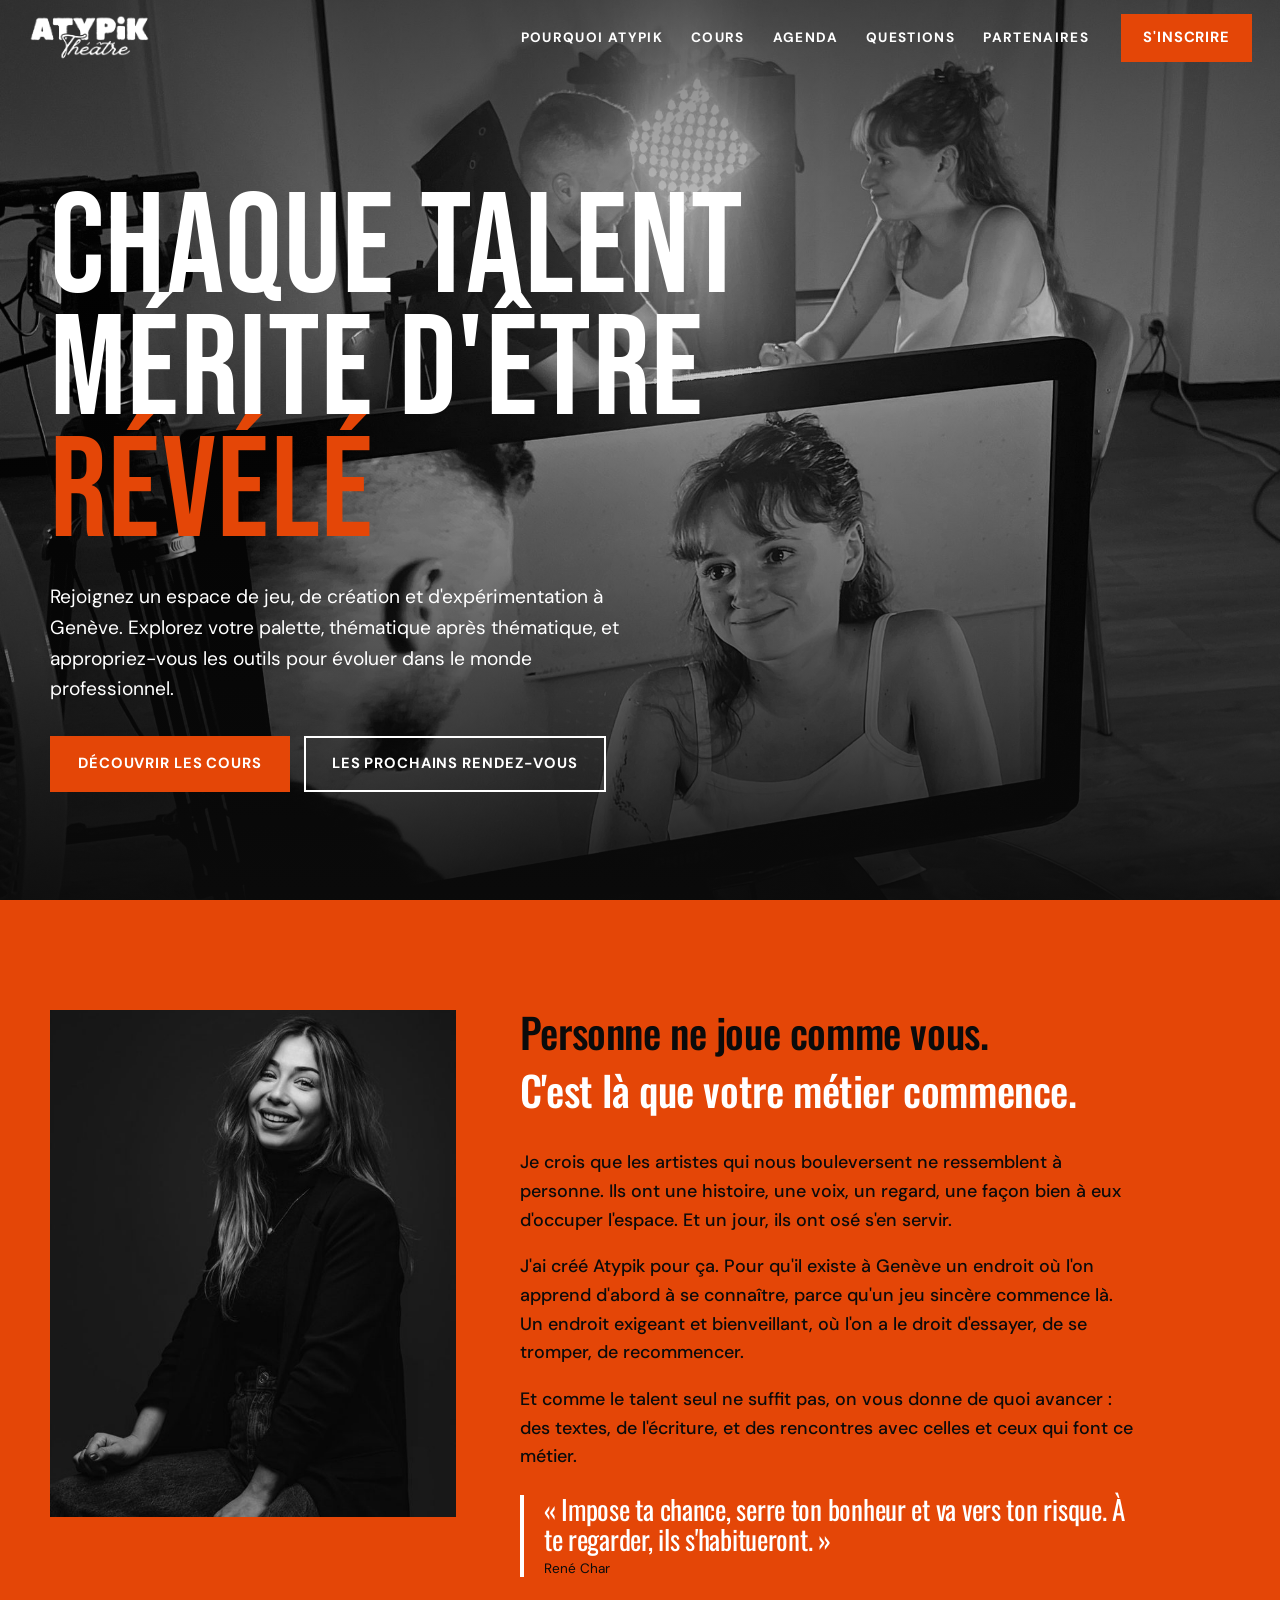
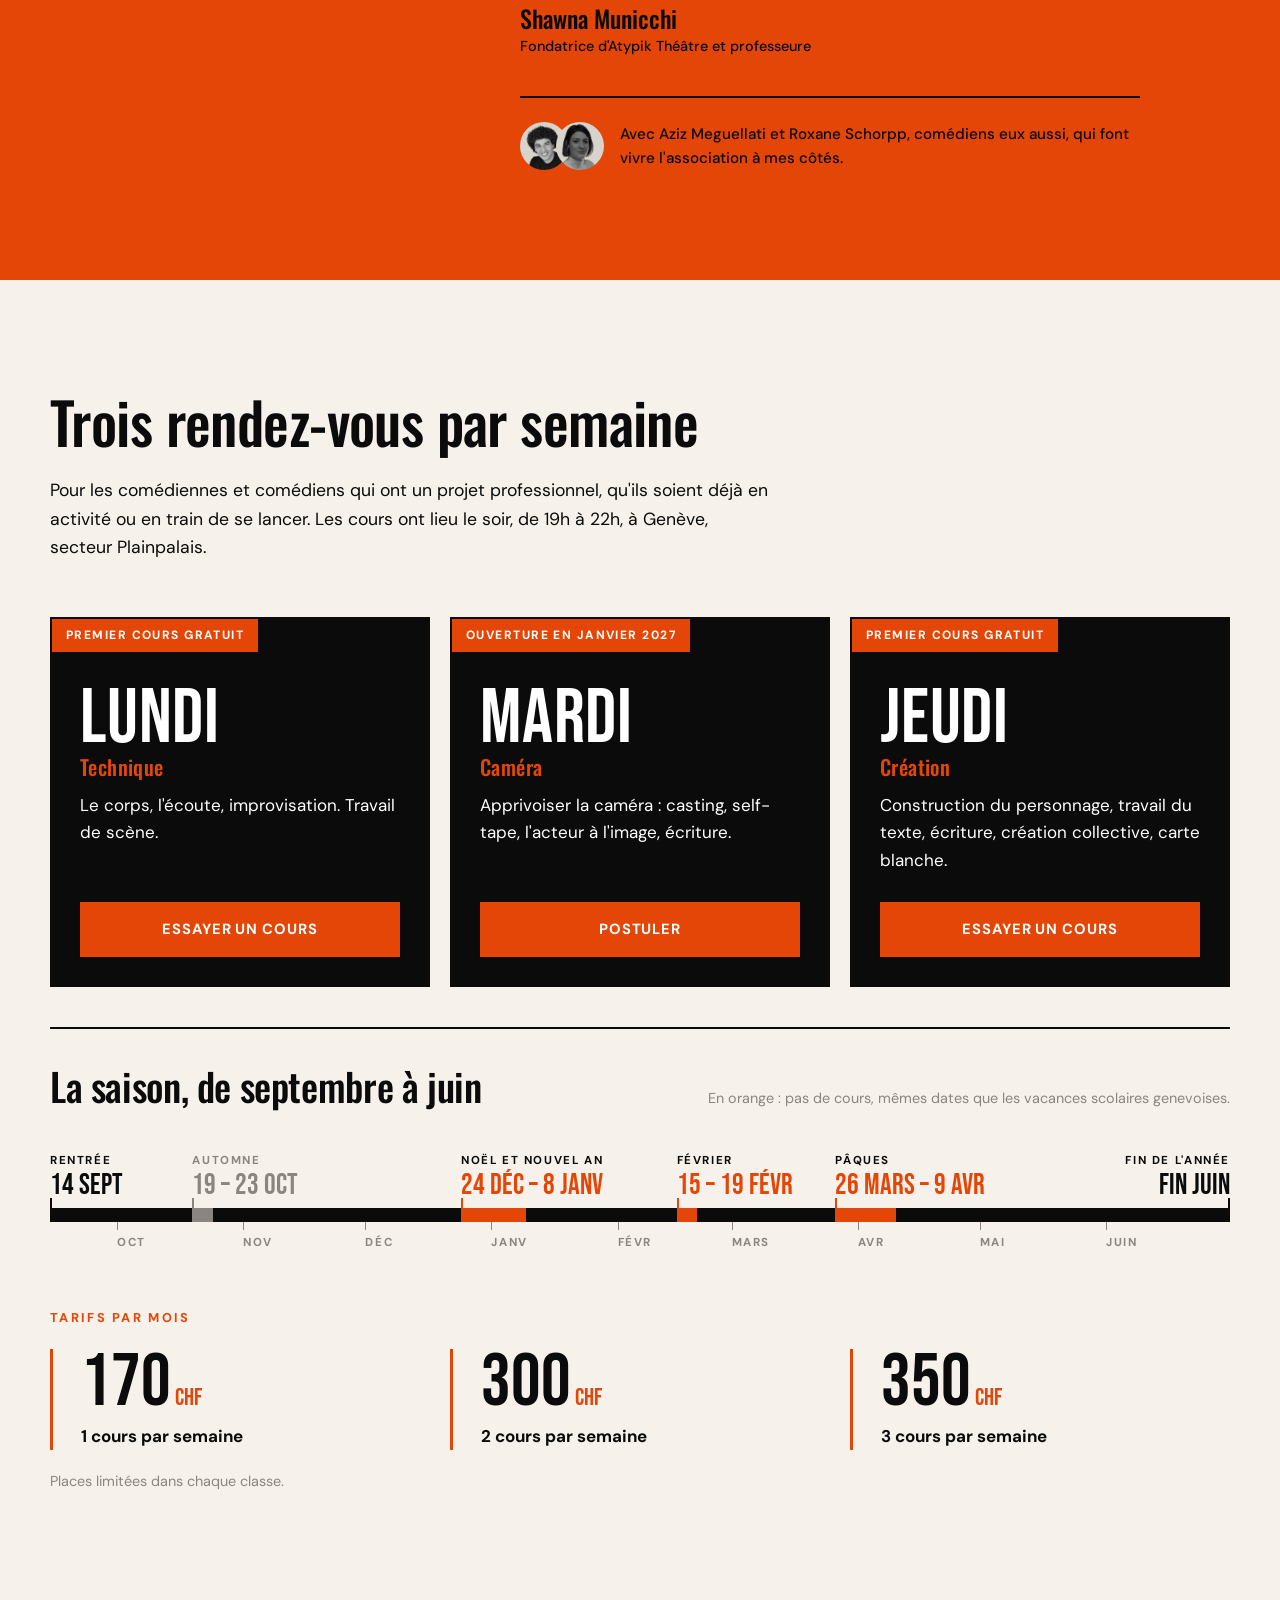
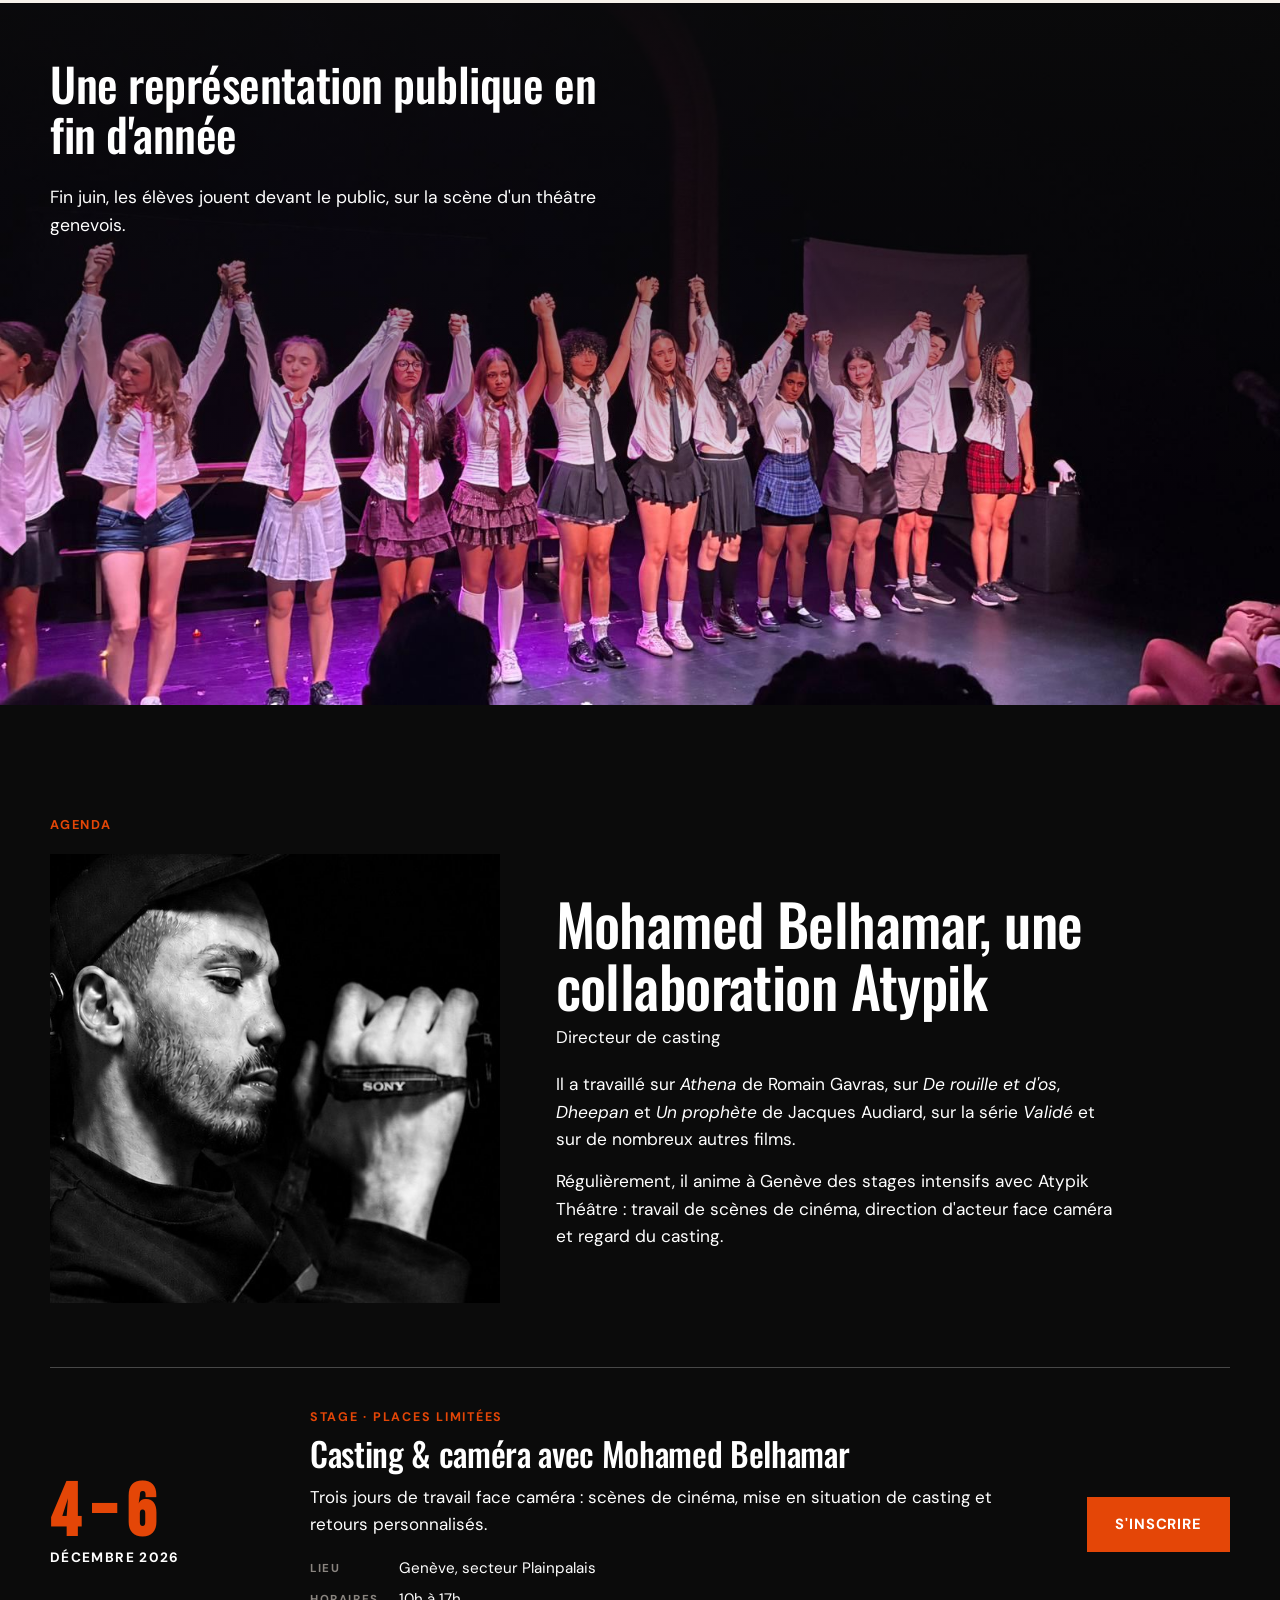
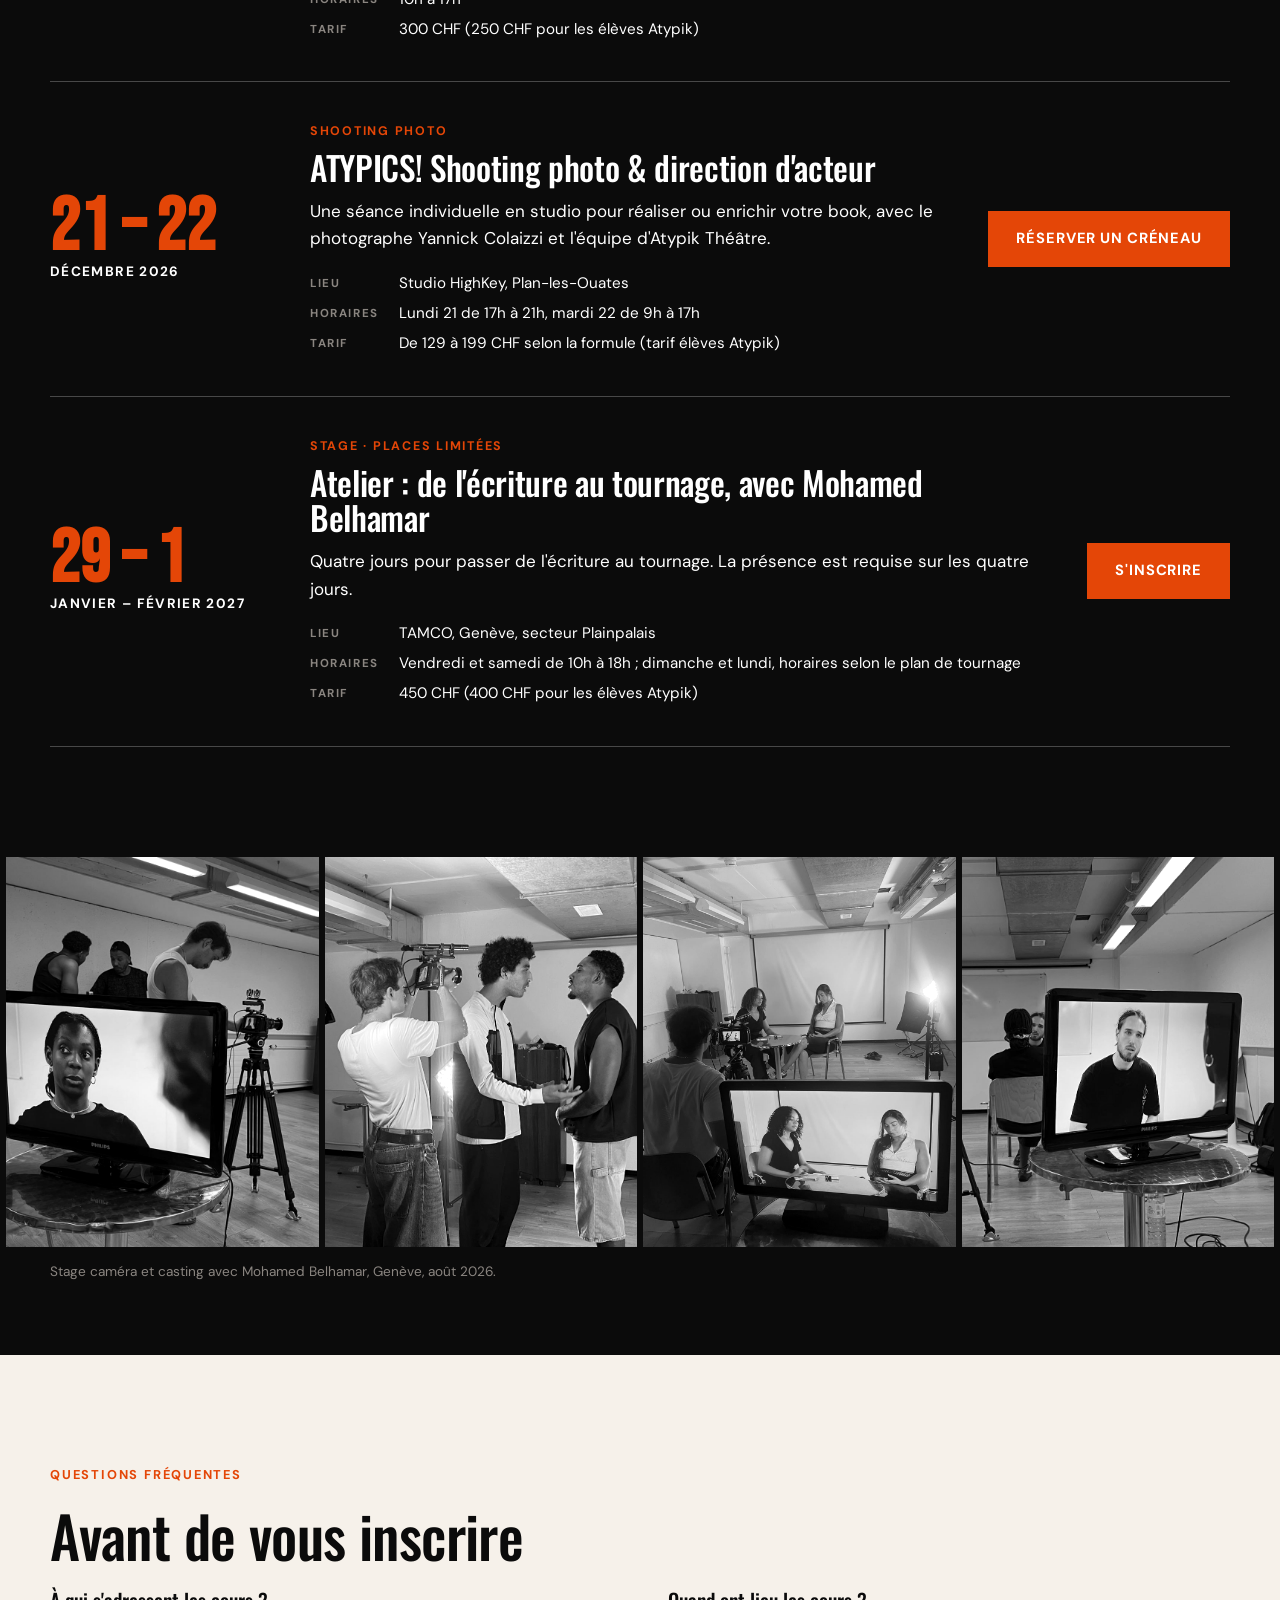
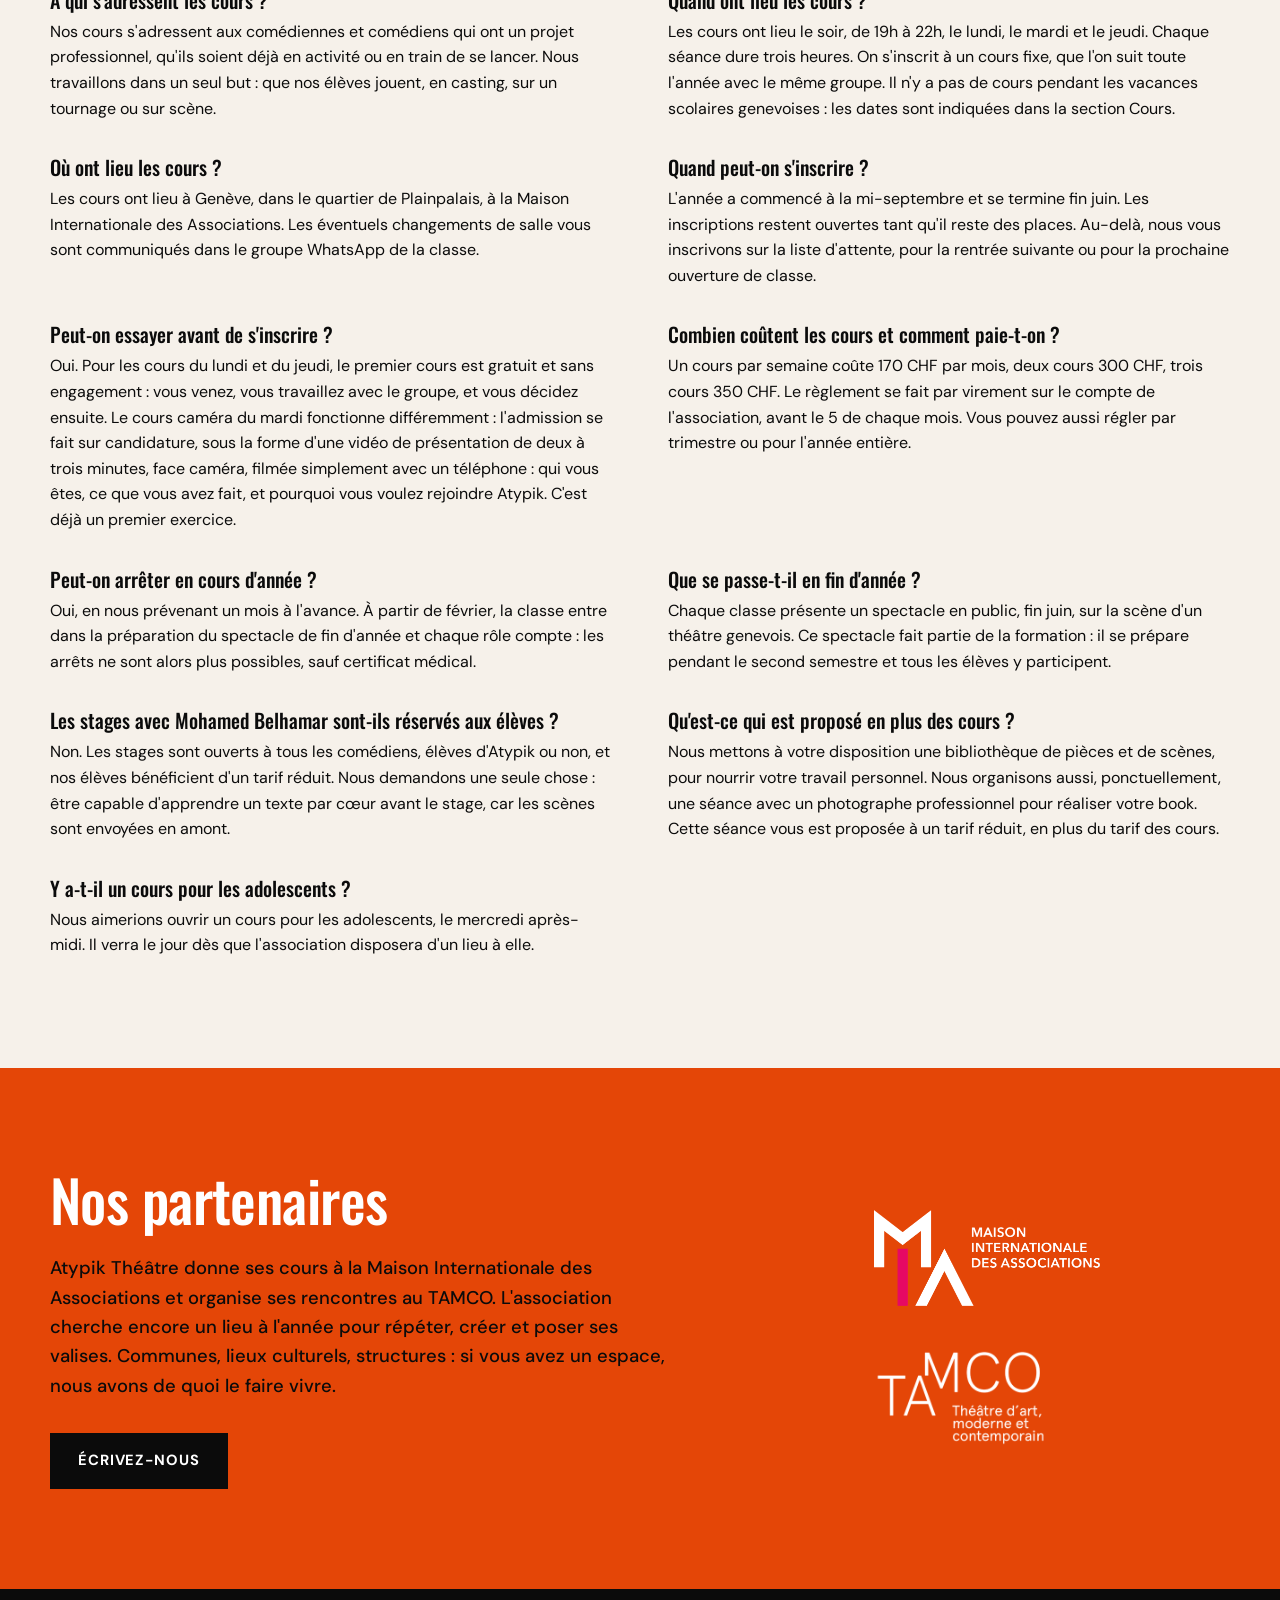
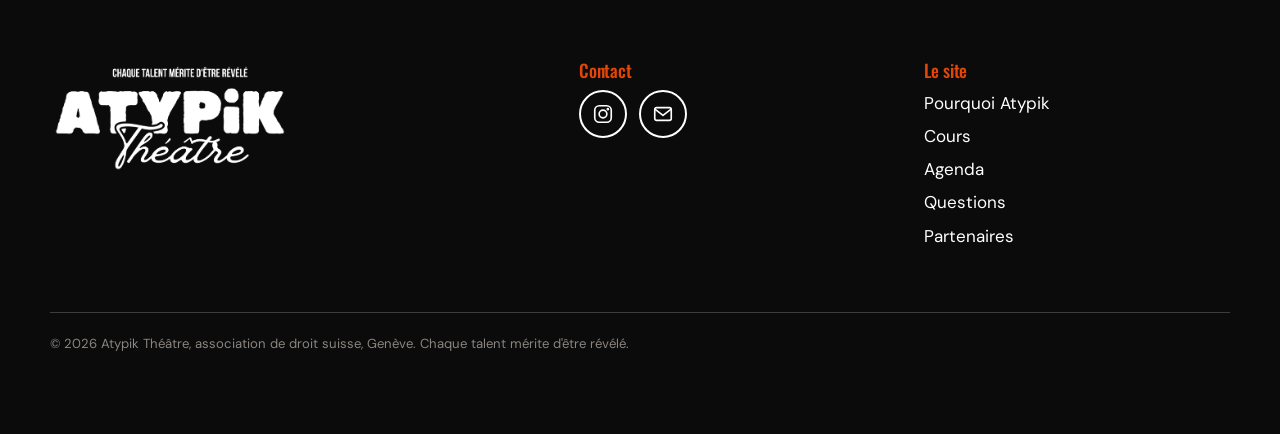
<file: index.html>
<!doctype html>
<html lang="fr">
<head>
  <meta charset="utf-8">
  <meta name="viewport" content="width=device-width, initial-scale=1">
  <title>Atypik Théâtre | Cours de théâtre et de jeu caméra à Genève</title>
  <meta name="description" content="Rejoignez un espace de jeu, de création et d'expérimentation à Genève. Explorez votre palette : cours de théâtre et de jeu caméra, stages avec un directeur de casting.">
  <meta property="og:title" content="Atypik Théâtre | Chaque talent mérite d'être révélé">
  <meta property="og:description" content="Cours de théâtre et de jeu caméra à Genève, pour les comédiennes et comédiens qui veulent en faire leur métier.">
  <meta property="og:image" content="https://atypiktheatre.ch/images/hero.jpg">
  <link rel="canonical" href="https://atypiktheatre.ch/">
  <link rel="icon" href="images/favicon.png" sizes="512x512">
  <link rel="apple-touch-icon" href="images/apple-touch-icon.png">
  <meta name="theme-color" content="#e44607">
  <meta property="og:url" content="https://atypiktheatre.ch/">
  <meta property="og:type" content="website">
  <meta property="og:locale" content="fr_CH">
  <script type="application/ld+json">
  {
    "@context": "https://schema.org",
    "@type": "Organization",
    "name": "Atypik Théâtre",
    "url": "https://atypiktheatre.ch/",
    "logo": "https://atypiktheatre.ch/images/logo-couleur.png",
    "email": "atypik.theatre@gmail.com",
    "description": "Association genevoise : cours hebdomadaires de théâtre et de jeu caméra, stages avec des directeurs de casting, pour comédiennes et comédiens.",
    "address": { "@type": "PostalAddress", "addressLocality": "Genève", "addressCountry": "CH" },
    "sameAs": ["https://www.instagram.com/atypik.theatre/"]
  }
  </script>
  <link rel="preconnect" href="https://fonts.googleapis.com">
  <link rel="preconnect" href="https://fonts.gstatic.com" crossorigin>
  <link href="https://fonts.googleapis.com/css2?family=Bebas+Neue&family=Oswald:wght@400;500&family=DM+Sans:opsz,wght@9..40,400;9..40,500;9..40,700&display=swap" rel="stylesheet">
  <link rel="stylesheet" href="style.css">
<script defer src="https://stats.thibaudbrisson.com/script.js" data-website-id="9ba4c9f3-c3e5-4fee-aa87-9e44e81f02f6" data-domains="atypiktheatre.ch,www.atypiktheatre.ch"></script>
</head>
<body>

<header class="nav" id="nav">
  <a href="#top" class="nav-logo"><img src="images/logo-nav.png" alt="Atypik Théâtre"></a>
  <nav class="nav-liens">
    <a href="#pourquoi">Pourquoi Atypik</a>
    <a href="#cours">Cours</a>
    <a href="#agenda">Agenda</a>
    <a href="#questions">Questions</a>
    <a href="#partenaires">Partenaires</a>
  </nav>
  <a href="#cours" class="btn btn-plein nav-cta">S'inscrire</a>
</header>

<main id="top">

  <section class="hero">
    <img class="hero-photo" src="images/hero.jpg" alt="Deux comédiens filmés pendant un stage, leur image sur l'écran de contrôle">
    <div class="hero-contenu">
      <h1>Chaque talent<br>mérite d'être <em>révélé</em></h1>
      <p class="hero-texte">Rejoignez un espace de jeu, de création et d'expérimentation à Genève. Explorez votre palette, thématique après thématique, et appropriez-vous les outils pour évoluer dans le monde professionnel.</p>
      <div class="actions">
        <a href="#cours" class="btn btn-plein">Découvrir les cours</a>
        <a href="#agenda" class="btn btn-contour">Les prochains rendez-vous</a>
      </div>
    </div>
  </section>

  <section class="lettre" id="pourquoi">
    <div class="conteneur lettre-grille">
      <figure class="lettre-portrait"><img src="images/equipe-shawna.jpg" alt="Portrait de Shawna Municchi" loading="lazy"></figure>
      <div class="lettre-texte">
        <p class="accroche">Personne ne joue comme vous.</p>
        <p class="accroche fort">C'est là que votre métier commence.</p>
        <p>Je crois que les artistes qui nous bouleversent ne ressemblent à personne. Ils ont une histoire, une voix, un regard, une façon bien à eux d'occuper l'espace. Et un jour, ils ont osé s'en servir.</p>
        <p>J'ai créé Atypik pour ça. Pour qu'il existe à Genève un endroit où l'on apprend d'abord à se connaître, parce qu'un jeu sincère commence là. Un endroit exigeant et bienveillant, où l'on a le droit d'essayer, de se tromper, de recommencer.</p>
        <p>Et comme le talent seul ne suffit pas, on vous donne de quoi avancer : des textes, de l'écriture, et des rencontres avec celles et ceux qui font ce métier.</p>
        <blockquote class="citation">« Impose ta chance, serre ton bonheur et va vers ton risque. À te regarder, ils s'habitueront. »<cite>René Char</cite></blockquote>
        <p class="signature"><strong>Shawna Municchi</strong><span>Fondatrice d'Atypik Théâtre et professeure</span></p>
        <div class="complices">
          <img src="images/equipe-aziz.jpg" alt="Aziz Meguellati" loading="lazy">
          <img src="images/equipe-roxane.jpg" alt="Roxane Schorpp" loading="lazy">
          <p>Avec Aziz Meguellati et Roxane Schorpp, comédiens eux aussi, qui font vivre l'association à mes côtés.</p>
        </div>
      </div>
    </div>
  </section>

  <section class="bloc cours" id="cours">
    <div class="conteneur">
      <h2>Trois rendez-vous par semaine</h2>
      <p class="intro">Pour les comédiennes et comédiens qui ont un projet professionnel, qu'ils soient déjà en activité ou en train de se lancer. Les cours ont lieu le soir, de 19h à 22h, à Genève, secteur Plainpalais.</p>
      <div class="cartes" id="cours-liste"></div>
      <div class="relache" id="relache"></div>
      <div class="tarifs">
        <p class="tarifs-titre">Tarifs par mois</p>
        <div class="tarifs-liste" id="tarifs-liste"></div>
        <p class="tarifs-note">Places limitées dans chaque classe.</p>
      </div>
    </div>
  </section>

  <section class="spectacle" id="spectacle">
    <img src="images/spectacle.jpg" alt="Salut final des élèves sur scène, mains levées" loading="lazy">
    <div class="spectacle-texte">
      <h2>Une représentation publique en fin d'année</h2>
      <p>Fin juin, les élèves jouent devant le public, sur la scène d'un théâtre genevois.</p>
    </div>
  </section>

  <section class="bloc agenda" id="agenda">
    <div class="conteneur">
      <p class="surtitre">Agenda</p>
      <div class="vedette">
        <img src="images/belhamar.jpg" alt="Mohamed Belhamar, directeur de casting" loading="lazy">
        <div>
          <h2>Mohamed Belhamar, une collaboration Atypik</h2>
          <p class="role">Directeur de casting</p>
          <p>Il a travaillé sur <em>Athena</em> de Romain Gavras, sur <em>De rouille et d'os</em>, <em>Dheepan</em> et <em>Un prophète</em> de Jacques Audiard, sur la série <em>Validé</em> et sur de nombreux autres films.</p>
          <p>Régulièrement, il anime à Genève des stages intensifs avec Atypik Théâtre : travail de scènes de cinéma, direction d'acteur face caméra et regard du casting.</p>
        </div>
      </div>
      <div class="agenda-liste" id="agenda-liste"></div>
    </div>
  </section>

  <section class="galerie">
    <div class="galerie-photos">
      <img src="images/stage-1.jpg" alt="Le visage d'une comédienne sur l'écran de contrôle" loading="lazy">
      <img src="images/stage-2.jpg" alt="Deux comédiens jouent une scène, filmés de près" loading="lazy">
      <img src="images/stage-4.jpg" alt="Deux comédiennes en scène, cadrées sur l'écran de contrôle" loading="lazy">
      <img src="images/stage-5.jpg" alt="Un comédien filmé en gros plan" loading="lazy">
    </div>
    <p class="legende conteneur">Stage caméra et casting avec Mohamed Belhamar, Genève, août 2026.</p>
  </section>

  <section class="faq" id="questions">
    <div class="conteneur">
      <p class="surtitre">Questions fréquentes</p>
      <h2>Avant de vous inscrire</h2>
      <dl class="faq-liste">
        <div><dt>À qui s'adressent les cours&nbsp;?</dt><dd>Nos cours s'adressent aux comédiennes et comédiens qui ont un projet professionnel, qu'ils soient déjà en activité ou en train de se lancer. Nous travaillons dans un seul but : que nos élèves jouent, en casting, sur un tournage ou sur scène.</dd></div>
        <div><dt>Quand ont lieu les cours&nbsp;?</dt><dd>Les cours ont lieu le soir, de 19h à 22h, le lundi, le mardi et le jeudi. Chaque séance dure trois heures. On s'inscrit à un cours fixe, que l'on suit toute l'année avec le même groupe. Il n'y a pas de cours pendant les vacances scolaires genevoises : les dates sont indiquées dans la section Cours.</dd></div>
        <div><dt>Où ont lieu les cours&nbsp;?</dt><dd>Les cours ont lieu à Genève, dans le quartier de Plainpalais, à la Maison Internationale des Associations. Les éventuels changements de salle vous sont communiqués dans le groupe WhatsApp de la classe.</dd></div>
        <div><dt>Quand peut-on s'inscrire&nbsp;?</dt><dd>L'année a commencé à la mi-septembre et se termine fin juin. Les inscriptions restent ouvertes tant qu'il reste des places. Au-delà, nous vous inscrivons sur la liste d'attente, pour la rentrée suivante ou pour la prochaine ouverture de classe.</dd></div>
        <div><dt>Peut-on essayer avant de s'inscrire&nbsp;?</dt><dd>Oui. Pour les cours du lundi et du jeudi, le premier cours est gratuit et sans engagement : vous venez, vous travaillez avec le groupe, et vous décidez ensuite. Le cours caméra du mardi fonctionne différemment : l'admission se fait sur candidature, sous la forme d'une vidéo de présentation de deux à trois minutes, face caméra, filmée simplement avec un téléphone : qui vous êtes, ce que vous avez fait, et pourquoi vous voulez rejoindre Atypik. C'est déjà un premier exercice.</dd></div>
        <div><dt>Combien coûtent les cours et comment <span class="insecable">paie-t-on&nbsp;?</span></dt><dd>Un cours par semaine coûte 170 CHF par mois, deux cours 300 CHF, trois cours 350 CHF. Le règlement se fait par virement sur le compte de l'association, avant le 5 de chaque mois. Vous pouvez aussi régler par trimestre ou pour l'année entière.</dd></div>
        <div><dt>Peut-on arrêter en cours d'année&nbsp;?</dt><dd>Oui, en nous prévenant un mois à l'avance. À partir de février, la classe entre dans la préparation du spectacle de fin d'année et chaque rôle compte : les arrêts ne sont alors plus possibles, sauf certificat médical.</dd></div>
        <div><dt>Que se passe-t-il en fin d'année&nbsp;?</dt><dd>Chaque classe présente un spectacle en public, fin juin, sur la scène d'un théâtre genevois. Ce spectacle fait partie de la formation : il se prépare pendant le second semestre et tous les élèves y participent.</dd></div>
        <div><dt>Les stages avec Mohamed Belhamar sont-ils réservés aux élèves&nbsp;?</dt><dd>Non. Les stages sont ouverts à tous les comédiens, élèves d'Atypik ou non, et nos élèves bénéficient d'un tarif réduit. Nous demandons une seule chose : être capable d'apprendre un texte par cœur avant le stage, car les scènes sont envoyées en amont.</dd></div>
        <div><dt>Qu'est-ce qui est proposé en plus des cours&nbsp;?</dt><dd>Nous mettons à votre disposition une bibliothèque de pièces et de scènes, pour nourrir votre travail personnel. Nous organisons aussi, ponctuellement, une séance avec un photographe professionnel pour réaliser votre book. Cette séance vous est proposée à un tarif réduit, en plus du tarif des cours.</dd></div>
        <div><dt>Y a-t-il un cours pour les adolescents&nbsp;?</dt><dd>Nous aimerions ouvrir un cours pour les adolescents, le mercredi après-midi. Il verra le jour dès que l'association disposera d'un lieu à elle.</dd></div>
      </dl>
    </div>
  </section>

  <section class="partenaires" id="partenaires">
    <div class="conteneur">
      <h2>Nos partenaires</h2>
      <div class="logos">
        <a href="https://mia-ge.ch/" target="_blank" rel="noopener"><img src="images/partenaire-mia.png" alt="Maison Internationale des Associations, Genève"></a>
        <a href="https://tamco.ch/" target="_blank" rel="noopener"><img src="images/partenaire-tamco.png" alt="TAMCO, Théâtre d'art moderne et contemporain, Genève"></a>
      </div>
      <p>Atypik Théâtre donne ses cours à la Maison Internationale des Associations et organise ses rencontres au TAMCO. L'association cherche encore un lieu à l'année pour répéter, créer et poser ses valises. Communes, lieux culturels, structures : si vous avez un espace, nous avons de quoi le faire vivre.</p>
      <a href="#" class="btn btn-plein" data-mail="Un lieu pour Atypik Théâtre">Écrivez-nous</a>
    </div>
  </section>

</main>

<footer class="pied">
  <div class="conteneur pied-grille">
    <img src="images/logo-blanc.png" alt="Atypik Théâtre" class="pied-logo">
    <div>
      <h3>Contact</h3>
      <div class="pied-liens">
        <a id="pied-insta" target="_blank" rel="noopener" aria-label="Instagram @atypik.theatre" title="Instagram">
          <svg viewBox="0 0 24 24" aria-hidden="true"><rect x="3" y="3" width="18" height="18" rx="5"/><circle cx="12" cy="12" r="4.2"/><circle cx="17.3" cy="6.7" r="0.6" fill="currentColor"/></svg>
        </a>
        <a href="#" data-mail="Contact" aria-label="Nous écrire par e-mail" title="E-mail">
          <svg viewBox="0 0 24 24" aria-hidden="true"><rect x="3" y="5" width="18" height="14" rx="2"/><path d="m3.5 7 8.5 6.5L20.5 7"/></svg>
        </a>
      </div>
    </div>
    <div>
      <h3>Le site</h3>
      <ul class="pied-plan">
        <li><a href="#pourquoi">Pourquoi Atypik</a></li>
        <li><a href="#cours">Cours</a></li>
        <li><a href="#agenda">Agenda</a></li>
        <li><a href="#questions">Questions</a></li>
        <li><a href="#partenaires">Partenaires</a></li>
      </ul>
    </div>
  </div>
  <p class="pied-bas conteneur">© <span id="annee"></span> Atypik Théâtre, association de droit suisse, Genève. Chaque talent mérite d'être révélé.</p>
</footer>

<dialog class="candidature" id="candidature">
  <form method="dialog"><button class="candidature-fermer" aria-label="Fermer">×</button></form>
  <p class="surtitre">Cours caméra du mardi</p>
  <h3>Postuler avec une vidéo</h3>
  <p>L'admission se fait sur une vidéo de présentation de deux à trois minutes, face caméra, filmée simplement avec un téléphone. C'est déjà un premier exercice.</p>
  <ol>
    <li>Qui vous êtes.</li>
    <li>Ce que vous avez fait : formations, scène, tournages.</li>
    <li>Pourquoi vous voulez rejoindre Atypik.</li>
  </ol>
  <p>Envoyez-nous le lien de la vidéo par e-mail (SwissTransfer, WeTransfer ou lien privé), avec votre nom et votre téléphone.</p>
  <a class="btn btn-plein" id="candidature-mail" href="#">Envoyer ma candidature</a>
  <p class="candidature-adresse">ou directement à <span id="candidature-adresse"></span></p>
</dialog>

<dialog class="candidature secours" id="secours">
  <form method="dialog"><button class="candidature-fermer" aria-label="Fermer">×</button></form>
  <h3>Nous écrire</h3>
  <a class="btn btn-plein" id="secours-gmail" href="#" target="_blank" rel="noopener">Continuer avec Gmail</a>
  <p class="candidature-adresse">ou depuis votre messagerie, à <span id="secours-adresse"></span> <button type="button" class="btn btn-contour secours-copier" id="secours-copier">Copier l'adresse</button></p>
  <p class="secours-note">Votre message :</p>
  <pre id="secours-texte"></pre>
</dialog>

<script src="contenu.js"></script>
<script src="script.js"></script>
</body>
</html>
</file>
<file: style.css>
/* Atypik Théâtre : noir, orange, slogan et chiffres en Bebas Neue, titres en Oswald minuscules */
:root {
  --orange: #e44607;
  --noir: #0b0b0b;
  --creme: #f6f1ea;
  --blanc: #ffffff;
  --gris: #8a8580;
  --titre: "Bebas Neue", "Arial Narrow", Impact, sans-serif;
  --texte: "DM Sans", system-ui, -apple-system, "Segoe UI", sans-serif;
}

* { box-sizing: border-box; margin: 0; padding: 0; }
html { scroll-behavior: smooth; scroll-padding-top: 80px; }
body { font-family: var(--texte); font-size: 17px; line-height: 1.6; color: var(--noir); background: var(--noir); -webkit-font-smoothing: antialiased; }
img { display: block; max-width: 100%; }
a { color: inherit; }
em { font-style: normal; }

.conteneur { width: min(1180px, 100% - 40px); margin-inline: auto; }

h1, h2, h3, .carte-jour, .accroche { font-family: var(--titre); font-weight: 400; line-height: 0.95; letter-spacing: 0.01em; text-transform: uppercase; }
h2 { font-size: clamp(2.6rem, 6.5vw, 5.2rem); margin-bottom: 24px; }
.surtitre { font-size: 0.8rem; font-weight: 700; letter-spacing: 0.18em; text-transform: uppercase; color: var(--orange); margin-bottom: 18px; }
.intro { max-width: 720px; font-size: 1.1rem; margin-bottom: 56px; }

/* Boutons */
.btn { display: inline-block; padding: 14px 26px; font-weight: 700; font-size: 0.92rem; letter-spacing: 0.06em; text-transform: uppercase; text-decoration: none; text-align: center; border: 2px solid transparent; transition: transform 0.15s, background 0.15s, color 0.15s; }
.btn:hover { transform: translateY(-2px); }
.btn-plein { background: var(--orange); color: var(--blanc); }
.btn-plein:hover { background: var(--blanc); color: var(--noir); }
.btn-contour { border-color: currentColor; }
.btn-contour:hover { background: var(--noir); color: var(--blanc); border-color: var(--noir); }

/* Menu */
.nav { position: fixed; inset: 0 0 auto 0; z-index: 10; display: flex; align-items: center; gap: 32px; padding: 14px 28px; transition: background 0.25s; }
.nav-pleine { background: rgba(11, 11, 11, 0.94); backdrop-filter: blur(8px); }
.nav-logo img { height: 46px; width: auto; }
.nav-liens { display: flex; gap: 28px; margin-left: auto; }
.nav-liens a { color: var(--blanc); text-decoration: none; font-size: 0.85rem; font-weight: 700; letter-spacing: 0.1em; text-transform: uppercase; }
.nav-liens a:hover { color: var(--orange); }
.nav-cta { padding: 10px 20px; }

/* Hero */
.hero { position: relative; min-height: min(100svh, 1000px); display: flex; align-items: flex-end; color: var(--blanc); overflow: hidden; }
.hero-photo { position: absolute; inset: 0; width: 100%; height: 100%; object-fit: cover; object-position: 60% 40%; filter: grayscale(1) contrast(1.1); }
.hero::after { content: ""; position: absolute; inset: 0; background: linear-gradient(180deg, rgba(11,11,11,0.55) 0%, rgba(11,11,11,0.15) 35%, rgba(11,11,11,0.92) 100%); }
.hero-contenu { position: relative; z-index: 1; width: min(1180px, 100% - 40px); margin-inline: auto; padding: 100px 0 clamp(32px, 12svh, 130px); }
.hero h1 { font-size: min(12.5vw, 10.2rem, 22svh - 56px); line-height: 0.86; margin-bottom: clamp(16px, 3svh, 28px); }
.hero h1 em { display: block; color: var(--orange); }
.hero-texte { max-width: 600px; font-size: 1.2rem; margin-bottom: clamp(20px, 3.5svh, 32px); }
.actions { display: flex; flex-wrap: wrap; gap: 14px; }
.hero .btn-contour:hover { background: var(--blanc); color: var(--noir); border-color: var(--blanc); }

/* Lettre de Shawna */
.lettre { background: var(--orange); padding: 110px 0; }
.lettre .surtitre { color: var(--noir); }
.lettre-grille { display: grid; grid-template-columns: 0.8fr 1.4fr; gap: 64px; align-items: start; }
.lettre-portrait img { width: 100%; aspect-ratio: 4 / 5; object-fit: cover; filter: grayscale(1); }
.accroche { font-size: clamp(2rem, 4.2vw, 3.5rem); }
.accroche.fort { color: var(--blanc); margin: 14px 0 36px; }
.lettre-texte > p:not(.surtitre):not(.accroche) { max-width: 620px; font-size: 1.12rem; font-weight: 500; margin-bottom: 18px; }
.citation cite { display: block; margin-top: 8px; font-family: var(--texte); font-style: normal; font-size: 0.85rem; text-transform: none; letter-spacing: 0; color: var(--noir); }
.citation { max-width: 620px; margin: 24px 0 8px; padding-left: 20px; border-left: 4px solid var(--blanc); font-family: var(--titre); font-size: clamp(1.6rem, 2.8vw, 2.2rem); line-height: 1.05; text-transform: uppercase; color: var(--blanc); }
.signature strong { display: block; font-family: var(--titre); font-weight: 400; font-size: 2rem; text-transform: uppercase; line-height: 1.1; margin-top: 28px; }
.signature span { font-size: 0.9rem; }
.complices { display: flex; align-items: center; margin-top: 36px; padding-top: 24px; border-top: 2px solid var(--noir); max-width: 620px; }
.complices img { width: 48px; height: 48px; border-radius: 50%; object-fit: cover; }
.complices img + img { margin-left: -12px; }
.complices p { margin-left: 16px; font-size: 0.95rem; font-weight: 500; }

/* Blocs */
.bloc { padding: 110px 0; }
.cours { background: var(--creme); }
.agenda { background: var(--noir); color: var(--blanc); }

/* Cartes des cours */
.cartes { display: grid; grid-template-columns: repeat(3, 1fr); gap: 20px; }
.carte { position: relative; display: flex; flex-direction: column; background: var(--blanc); border: 2px solid var(--noir); padding: 64px 28px 28px; }
.carte-jour { font-size: clamp(3.4rem, 6vw, 5rem); }
.carte h3 { font-size: 1.9rem; color: var(--orange); margin-bottom: 14px; }
.carte-texte { margin-bottom: 28px; }
.carte .btn { margin-top: auto; }
.etiquette { position: absolute; top: 0; left: 0; padding: 7px 14px; font-size: 0.75rem; font-weight: 700; letter-spacing: 0.12em; text-transform: uppercase; background: var(--noir); color: var(--blanc); }
.est-ouvert { background: var(--noir); color: var(--blanc); }
.est-ouvert .etiquette { background: var(--orange); }
.est-complet .carte-jour { color: var(--gris); }

/* Spectacle de fin d'année : photo pleine largeur, texte posé dessus */
.spectacle { position: relative; color: var(--blanc); background: var(--noir); }
.spectacle img { width: 100%; height: min(78vh, 720px); object-fit: cover; object-position: center 45%; }
.spectacle::after { content: ""; position: absolute; inset: 0; background: linear-gradient(180deg, rgba(11,11,11,0.85) 0%, rgba(11,11,11,0.35) 45%, rgba(11,11,11,0) 70%); }
.spectacle-texte { position: absolute; z-index: 1; left: max(20px, calc((100% - 1180px) / 2)); right: 20px; top: 56px; max-width: 560px; }
.spectacle-texte h2 { font-size: clamp(2.4rem, 5vw, 4.2rem); }
.spectacle-texte p:not(.surtitre) { font-size: 1.1rem; }

/* Candidature vidéo (fenêtre) */
.candidature { width: min(560px, calc(100% - 40px)); margin: auto; border: 0; padding: 40px; background: var(--creme); color: var(--noir); }
.candidature::backdrop { background: rgba(11, 11, 11, 0.75); }
.candidature h3 { font-size: 2.4rem; margin-bottom: 14px; }
.candidature p { margin-bottom: 14px; }
.candidature ol { margin: 0 0 18px 22px; font-weight: 700; }
.candidature ol li { margin-bottom: 4px; }
.candidature .btn { margin-top: 6px; }
.candidature-adresse { font-size: 0.9rem; color: var(--gris); margin-top: 14px; }
.candidature-adresse span { color: var(--noir); font-weight: 700; user-select: all; }
.secours pre { white-space: pre-wrap; font-family: var(--texte); font-size: 0.9rem; background: var(--blanc); padding: 14px 16px; border-left: 3px solid var(--orange); max-height: 220px; overflow: auto; }
.secours-note { font-size: 0.85rem; color: var(--gris); margin-top: 18px; }
.secours-copier { padding: 8px 14px; font-size: 0.78rem; margin-left: 6px; }
.candidature-fermer { position: absolute; top: 10px; right: 14px; width: 36px; height: 36px; border: 0; background: none; font-size: 1.8rem; line-height: 1; cursor: pointer; color: var(--noir); }

/* Tarifs */
.tarifs { display: grid; grid-template-columns: repeat(3, 1fr); gap: 20px; margin-top: 40px; }
.tarifs-titre { grid-column: 1 / -1; font-size: 0.8rem; font-weight: 700; letter-spacing: 0.18em; text-transform: uppercase; color: var(--orange); }
.tarifs-liste { display: contents; }
.tarif { padding-left: 28px; border-left: 3px solid var(--orange); }
.tarif-prix { font-family: var(--titre); font-size: 4.6rem; line-height: 0.95; }
.tarif-prix small { font-size: 1.5rem; color: var(--orange); }
.tarif p:last-child { font-weight: 700; margin-top: 4px; }
.tarifs-note { grid-column: 1 / -1; font-size: 0.9rem; color: var(--gris); }
.relache { margin-top: 40px; padding-top: 36px; border-top: 2px solid var(--noir); }
.relache-tete { display: flex; justify-content: space-between; align-items: baseline; gap: 24px; flex-wrap: wrap; margin-bottom: 28px; }
.relache-tete h3 { font-size: 2.4rem; }
.relache-tete p { font-size: 0.9rem; color: var(--gris); }
.frise { position: relative; height: 130px; }
.frise-rail { position: absolute; left: 0; right: 0; top: 70px; height: 14px; background: var(--noir); }
.frise-mois { position: absolute; left: calc(var(--a) * 1%); top: 96px; font-size: 0.72rem; font-weight: 700; letter-spacing: 0.14em; text-transform: uppercase; color: var(--gris); }
.frise-mois::before { content: ""; position: absolute; left: 0; top: -12px; width: 1px; height: 8px; background: var(--gris); }
.frise-borne { position: absolute; left: calc(var(--a) * 1%); top: 60px; width: 2px; height: 24px; background: var(--noir); }
.frise-borne .frise-lbl b { color: var(--noir); }
.est-fin { transform: translateX(-100%); }
.est-fin .frise-lbl { left: auto; right: 0; text-align: right; }
.frise-pause { position: absolute; left: calc(var(--a) * 1%); width: calc(var(--l) * 1%); top: 70px; height: 14px; background: var(--orange); }
.frise-pause::before { content: ""; position: absolute; left: 0; top: -10px; width: 2px; height: 10px; background: var(--orange); }
.frise-lbl { position: absolute; bottom: 24px; left: 0; white-space: nowrap; }
.frise-lbl span { font-size: 0.72rem; font-weight: 700; letter-spacing: 0.14em; text-transform: uppercase; }
.frise-lbl b { display: block; font-family: var(--titre); font-weight: 400; font-size: 1.8rem; line-height: 0.9; text-transform: uppercase; color: var(--orange); }
.est-passee, .est-passee::before, .est-passee .frise-lbl b { background-color: var(--gris); color: var(--gris); }
.est-passee .frise-lbl b { background: none; }

/* Partenaires : logos */
.logos { grid-area: logos; display: flex; flex-direction: column; align-items: flex-start; gap: 44px; justify-self: center; }
.logos img { height: 96px; width: auto; }

/* Agenda : Mohamed Belhamar en vedette */
.vedette { display: grid; grid-template-columns: 0.8fr 1.2fr; gap: 56px; align-items: center; margin-bottom: 64px; }
.vedette img { width: 100%; aspect-ratio: 1 / 1; object-fit: cover; object-position: 60% 0%; filter: grayscale(1); }
.vedette h2 { margin-bottom: 8px; }
.vedette .role { margin-bottom: 20px; }
.vedette p:not(.role) { max-width: 560px; font-size: 1.08rem; margin-bottom: 14px; }
.vedette em { font-style: italic; }

/* Agenda */
.evenement { display: grid; grid-template-columns: 220px 1fr auto; gap: 40px; align-items: center; padding: 40px 0; border-top: 1px solid rgba(255,255,255,0.25); }
.evenement:last-child { border-bottom: 1px solid rgba(255,255,255,0.25); }
.evenement-date { font-weight: 700; letter-spacing: 0.1em; text-transform: uppercase; font-size: 0.85rem; }
.evenement-date span { display: block; font-family: var(--titre); font-size: 4.6rem; line-height: 0.9; letter-spacing: 0; color: var(--orange); white-space: nowrap; }
.evenement-date-courte { display: none; font-family: var(--titre); font-size: 2.2rem; line-height: 1; color: var(--orange); text-transform: uppercase; }
.evenement-type { font-size: 0.78rem; font-weight: 700; letter-spacing: 0.14em; text-transform: uppercase; color: var(--orange); margin-bottom: 8px; }
.evenement h3 { font-size: clamp(1.9rem, 3.4vw, 2.8rem); }
.evenement-sous { font-weight: 700; margin: 4px 0 12px; }
.evenement h3 + p:not(.evenement-sous) { margin-top: 12px; }
.evenement dl { display: grid; grid-template-columns: auto 1fr; gap: 6px 20px; margin-top: 18px; font-size: 0.95rem; }
.evenement dt { padding-top: 4px; font-size: 0.72rem; font-weight: 700; letter-spacing: 0.14em; text-transform: uppercase; color: var(--gris); }
.agenda-vide { font-size: 1.2rem; }
.agenda-vide a { color: var(--orange); }

/* Galerie */
.galerie { background: var(--noir); padding-bottom: 72px; }
.galerie-photos { display: grid; grid-template-columns: repeat(4, 1fr); gap: 6px; padding: 0 6px; }
.galerie img { width: 100%; aspect-ratio: 4 / 5; object-fit: cover; filter: grayscale(1) contrast(1.05); transition: filter 0.3s; }
.galerie img:hover { filter: none; }
.galerie img:nth-child(1) { object-position: 22% center; }
.galerie img:nth-child(2) { object-position: 62% center; }
.galerie img:nth-child(4) { object-position: 82% center; }
.legende { margin-top: 14px; font-size: 0.85rem; color: var(--gris); }

/* Questions fréquentes */
.faq { background: var(--creme); padding: 110px 0; }
.faq-liste { display: grid; grid-template-columns: 1fr 1fr; gap: 36px 56px; margin-top: 16px; }
.faq dt { font-family: var(--titre); font-size: 1.6rem; line-height: 1.05; text-transform: uppercase; margin-bottom: 8px; }
.faq dd { font-size: 1rem; }
.insecable { white-space: nowrap; }

/* Atypik grandit */
.partenaires { background: var(--orange); padding: 100px 0; }
.partenaires .conteneur { display: grid; grid-template-columns: 1.3fr 1fr; grid-template-areas: "surtitre logos" "titre logos" "texte logos" "bouton logos"; column-gap: 64px; align-items: center; }
.partenaires .surtitre { grid-area: surtitre; }
.partenaires h2 { grid-area: titre; }
.partenaires p:not(.surtitre) { grid-area: texte; }
.partenaires .btn { grid-area: bouton; justify-self: start; }
.partenaires .surtitre { color: var(--noir); }
.partenaires h2 { color: var(--blanc); }
.partenaires p:not(.surtitre) { max-width: 700px; font-size: 1.15rem; font-weight: 500; margin-bottom: 32px; }
.partenaires .btn-plein { background: var(--noir); }

/* Pied */
.pied { background: var(--noir); color: var(--blanc); padding: 72px 0 80px; }
.pied-grille { display: grid; grid-template-columns: 1.6fr 1fr 1fr; gap: 40px; align-items: start; }
.pied-logo { width: 240px; }
.pied h3 { font-size: 1.4rem; color: var(--orange); margin-bottom: 10px; }
.pied-liens { display: flex; gap: 12px; }
.pied-liens a { display: grid; place-items: center; width: 48px; height: 48px; border: 2px solid var(--blanc); border-radius: 50%; transition: background 0.15s, border-color 0.15s; }
.pied-liens a:hover { background: var(--orange); border-color: var(--orange); }
.pied-liens svg { width: 22px; height: 22px; fill: none; stroke: currentColor; stroke-width: 1.8; stroke-linecap: round; stroke-linejoin: round; }
.pied-plan { list-style: none; }
.pied-plan li { margin-bottom: 6px; }
.pied-plan a { text-decoration: none; }
.pied-plan a:hover { color: var(--orange); }
.pied-bas { margin-top: 56px; padding-top: 20px; border-top: 1px solid rgba(255,255,255,0.2); font-size: 0.82rem; color: var(--gris); }

/* Tablette et téléphone */
@media (max-width: 960px) {
  .nav-liens { display: none; }
  .nav { justify-content: space-between; padding: 12px 20px; }
  .nav-logo img { height: 40px; }
  .cartes, .lettre-grille, .tarifs { grid-template-columns: 1fr; }
  .pied-grille { grid-template-columns: 1fr 1fr; }
  .pied-logo { grid-column: 1 / -1; }
  .frise { height: 600px; margin-bottom: 96px; }
  .frise-rail { left: 60px; right: auto; top: 0; bottom: 0; width: 14px; height: auto; }
  .frise-mois { left: 0; top: calc(var(--a) * 1%); transform: translateY(-50%); }
  .frise-mois::before { display: none; }
  .frise-pause { left: 60px; width: 14px; top: calc(var(--a) * 1%); height: calc(var(--l) * 1%); min-height: 8px; }
  .frise-pause::before { display: none; }
  .frise-borne { left: 54px; width: 26px; height: 2px; top: calc(var(--a) * 1%); }
  .est-fin { transform: translateY(-100%); }
  .frise-lbl { left: 32px; bottom: auto; top: -6px; }
  .frise-borne .frise-lbl { left: 38px; }
  .est-fin .frise-lbl { right: auto; top: 6px; text-align: left; }
  .est-passee { border-color: var(--gris); }
  .partenaires .conteneur { grid-template-columns: 1fr; grid-template-areas: "surtitre" "titre" "texte" "bouton" "logos"; }
  .logos { flex-direction: row; flex-wrap: wrap; justify-self: start; gap: 28px 40px; margin-top: 40px; }
  .logos img { height: 70px; }
  .lettre-grille { gap: 36px; }
  .lettre-portrait img { aspect-ratio: 1 / 1; object-position: center 20%; }
  .galerie-photos { grid-template-columns: repeat(2, 1fr); }
  .evenement { grid-template-columns: 1fr; gap: 14px; padding: 32px 0; }
  .evenement-date { display: none; }
  .evenement-date-courte { display: block; }
  .evenement dl { gap: 6px 12px; }
  .evenement .btn { justify-self: start; }
  .bloc, .lettre, .partenaires, .faq { padding: 72px 0; }
  .candidature { padding: 32px 24px 28px; }
  .candidature h3 { font-size: 2rem; }
  .faq-liste { grid-template-columns: 1fr; gap: 28px; }
  .spectacle img { object-position: center 70%; }
  .spectacle-texte { top: 32px; }
  .vedette { grid-template-columns: 1fr; gap: 28px; }
  .vedette img { max-width: 340px; }
}
@media (max-width: 560px) {
  body { font-size: 16px; }
  .hero { align-items: flex-start; min-height: max(100svh, 680px); }
  .hero-photo { bottom: auto; height: max(100%, calc(636px + 47svh)); }
  .hero::after { background: linear-gradient(180deg, rgba(11,11,11,0.35) 0%, rgba(11,11,11,0.1) 30%, rgba(11,11,11,0.1) 85%, rgba(11,11,11,0.5) 100%); }
  .hero-contenu { padding: calc(64px + clamp(24px, 6svh, 44px)) 0 48px; }
  .hero-contenu::before { content: ""; position: absolute; z-index: -1; inset: 0 -20px -40px; background: linear-gradient(180deg, rgba(11,11,11,0.68) 0, rgba(11,11,11,0.68) calc(100% - 120px), rgba(11,11,11,0) 100%); }
  .hero h1 { font-size: min(17vw, 10svh); margin-bottom: 20px; }
  .hero-texte { font-size: 1rem; line-height: 1.5; margin-bottom: 24px; }
  .nav-cta { padding: 7px 14px; font-size: 0.78rem; }
  .evenement .btn { padding: 11px 20px; font-size: 0.85rem; }
}
@media (prefers-reduced-motion: reduce) { html { scroll-behavior: auto; } }

/* Titres en minuscules (Oswald) : seuls le slogan, les jours, les prix et les dates restent en capitales Bebas */
h2, h3, .accroche, .citation, .evenement h3, .vedette h2, .spectacle-texte h2, .partenaires h2, .pied h3, .carte h3 { font-family: "Oswald", "Arial Narrow", sans-serif; font-weight: 500; text-transform: none; letter-spacing: -0.01em; line-height: 1.08; }
h2 { font-size: clamp(2rem, 4.6vw, 3.6rem); }
.accroche { font-size: clamp(1.6rem, 3.2vw, 2.6rem); }
.citation { font-size: clamp(1.25rem, 2.2vw, 1.7rem); font-weight: 400; }
.carte h3 { font-size: 1.3rem; letter-spacing: 0.02em; }
.evenement h3 { font-size: clamp(1.5rem, 2.6vw, 2.1rem); }
.signature strong { font-family: "Oswald", sans-serif; font-weight: 500; text-transform: none; font-size: 1.5rem; }
.pied h3 { font-size: 1.1rem; }
.surtitre { letter-spacing: 0.14em; }
.spectacle-texte h2 { font-size: clamp(1.8rem, 3.6vw, 2.9rem); }
.faq dt { font-family: "Oswald", sans-serif; font-weight: 500; text-transform: none; font-size: 1.25rem; }
</file>
